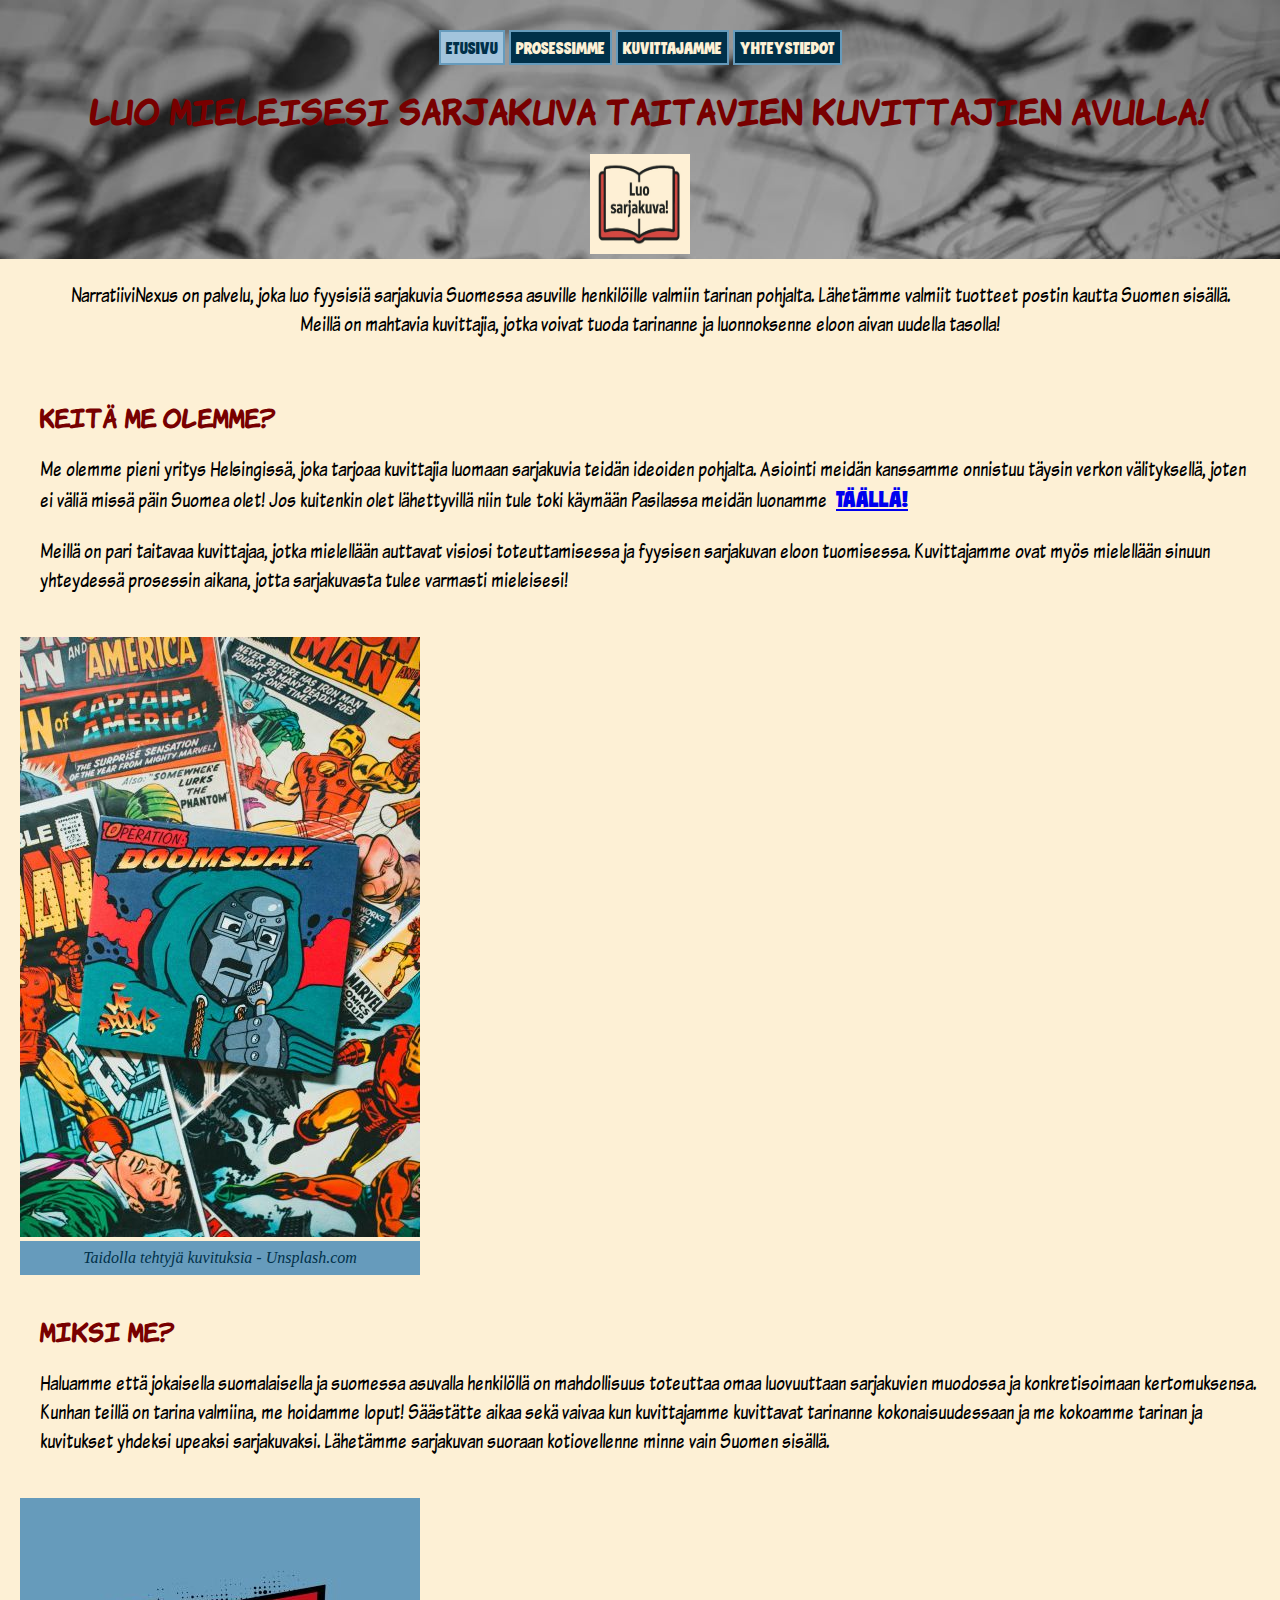
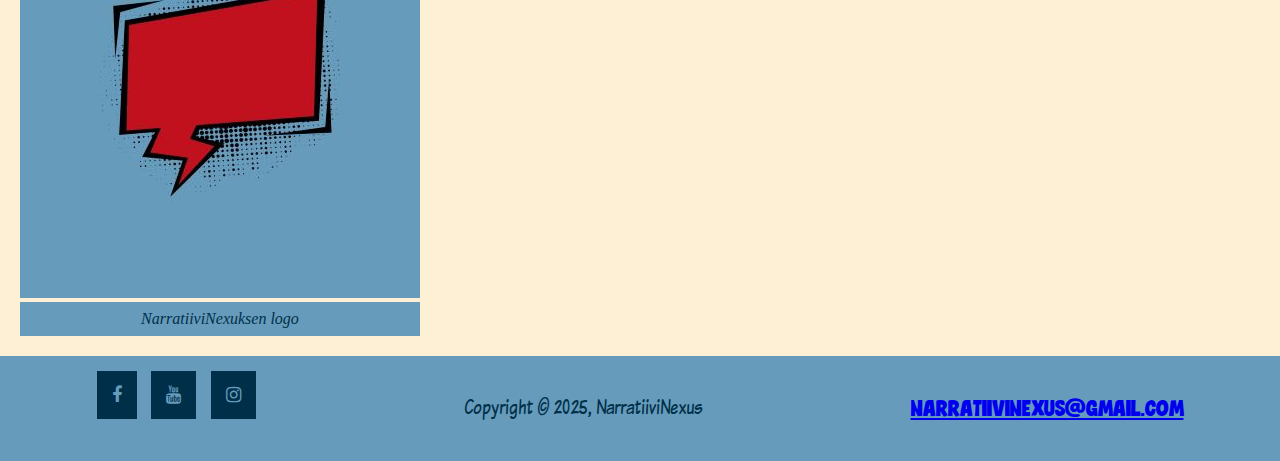
<file: index.html>
<!DOCTYPE html>
<html lang="fi">
<head>
    <!--Metatiedot, title ja referenssit tyylitideostoihin-->
    <title>Sarjakuvia sinun makuusi!</title>
    <meta charset="UTF-8">
    <meta name="viewport" content="width=device-width, initial-scale=1.0">
    <meta name="robots" content="noindex">
    <meta name="googlebot" content="noindex">
    <link rel="stylesheet" href="Sarjakuvatyyli.css">
    <link rel="stylesheet" href="https://cdnjs.cloudflare.com/ajax/libs/font-awesome/4.7.0/css/font-awesome.min.css">
</head>
<body>
    <!--headerissa navigaatio linkit/napit joka sivulle. Etusivu näkyy valittuna.-->
    <header id="etusivu">
        <nav>
            <a href="index.html" id="valittu">Etusivu</a>
            <a href="tietoameista.html">Prosessimme</a>
            <a href="asia.html">Kuvittajamme</a>
            <a href="yhteystiedot.html">Yhteystiedot</a>
        </nav>
        <!--Myös slogan ja toimintakehote headerissa.-->
        <h1 id="slogan">Luo mieleisesi sarjakuva taitavien kuvittajien avulla!</h1>
        <a href="yhteystiedot.html" class="toimintakehote"><img src="cta_teksti.jpg" alt="Sarjakuvan kuva"></a> 
    </header>
    <!--Alustavaa tekstiä sloganin jälkeen-->
    <div class="sisalto">
        <p class="esittely">NarratiiviNexus on palvelu, joka luo fyysisiä sarjakuvia Suomessa asuville henkilöille valmiin 
            tarinan pohjalta. 
            Lähetämme valmiit tuotteet postin kautta Suomen sisällä.<br>Meillä on mahtavia kuvittajia, 
            jotka voivat tuoda tarinanne ja luonnoksenne eloon aivan uudella tasolla!</p>
        
        <!--Oikea asia alkaa-->
    <section class="grid-container" id="paasivu">
        <div class="grid-teksti1">
        <h2>Keitä me olemme?</h2>
        <p>Me olemme pieni yritys Helsingissä, joka tarjoaa kuvittajia luomaan sarjakuvia teidän ideoiden pohjalta. Asiointi
            meidän kanssamme onnistuu täysin verkon välityksellä, joten ei väliä missä päin Suomea olet! Jos kuitenkin olet
            lähettyvillä niin tule toki käymään Pasilassa meidän luonamme <a href="yhteystiedot.html">täällä!</a>
        </p>
        <p>Meillä on pari taitavaa kuvittajaa, jotka mielellään auttavat visiosi toteuttamisessa ja 
            fyysisen sarjakuvan eloon tuomisessa. Kuvittajamme ovat myös mielellään sinuun yhteydessä
            prosessin aikana, jotta sarjakuvasta tulee varmasti mieleisesi!</p>

        </div>

        <div class="grid-kuva1">
            <img src="sarjakuva1.jpg" alt="Sarjakuvataidetta">
            <figcaption>Taidolla tehtyjä kuvituksia - Unsplash.com</figcaption>
        </div>

    <div class="grid-teksti2">
        <h2>Miksi me?</h2>
        <p>Haluamme että jokaisella suomalaisella ja suomessa asuvalla henkilöllä on mahdollisuus toteuttaa omaa luovuuttaan
            sarjakuvien muodossa ja konkretisoimaan kertomuksensa. Kunhan teillä on tarina valmiina, me hoidamme loput!
            Säästätte aikaa sekä vaivaa kun kuvittajamme kuvittavat tarinanne kokonaisuudessaan ja me kokoamme tarinan ja
            kuvitukset yhdeksi upeaksi sarjakuvaksi. Lähetämme sarjakuvan suoraan kotiovellenne minne vain Suomen sisällä.
        </p>
    </div>


        <div class="grid-kuva2">
            <img src="sarjakuvalogo.jpg" alt="NarratiiviNexuksen logo">
            <figcaption>NarratiiviNexuksen logo</figcaption>
        </div>
    </section>
    </div>

     <footer>
         <div>
            <a href="https://www.facebook.com"><i class="fa fa-facebook"></i></a>
            <a href="https://www.youtube.com"><i class="fa fa-youtube"></i></a>
            <a href="https://www.instagram.com"><i class="fa fa-instagram"></i></a>
         </div>
         <div>
            <p>Copyright &copy; 2025, NarratiiviNexus</p>
         </div>
         <div>
            <p><a href="yhteystiedot.html">narratiivinexus@gmail.com</a></p>
         </div>
      </footer>
</body>
</html>
</file>
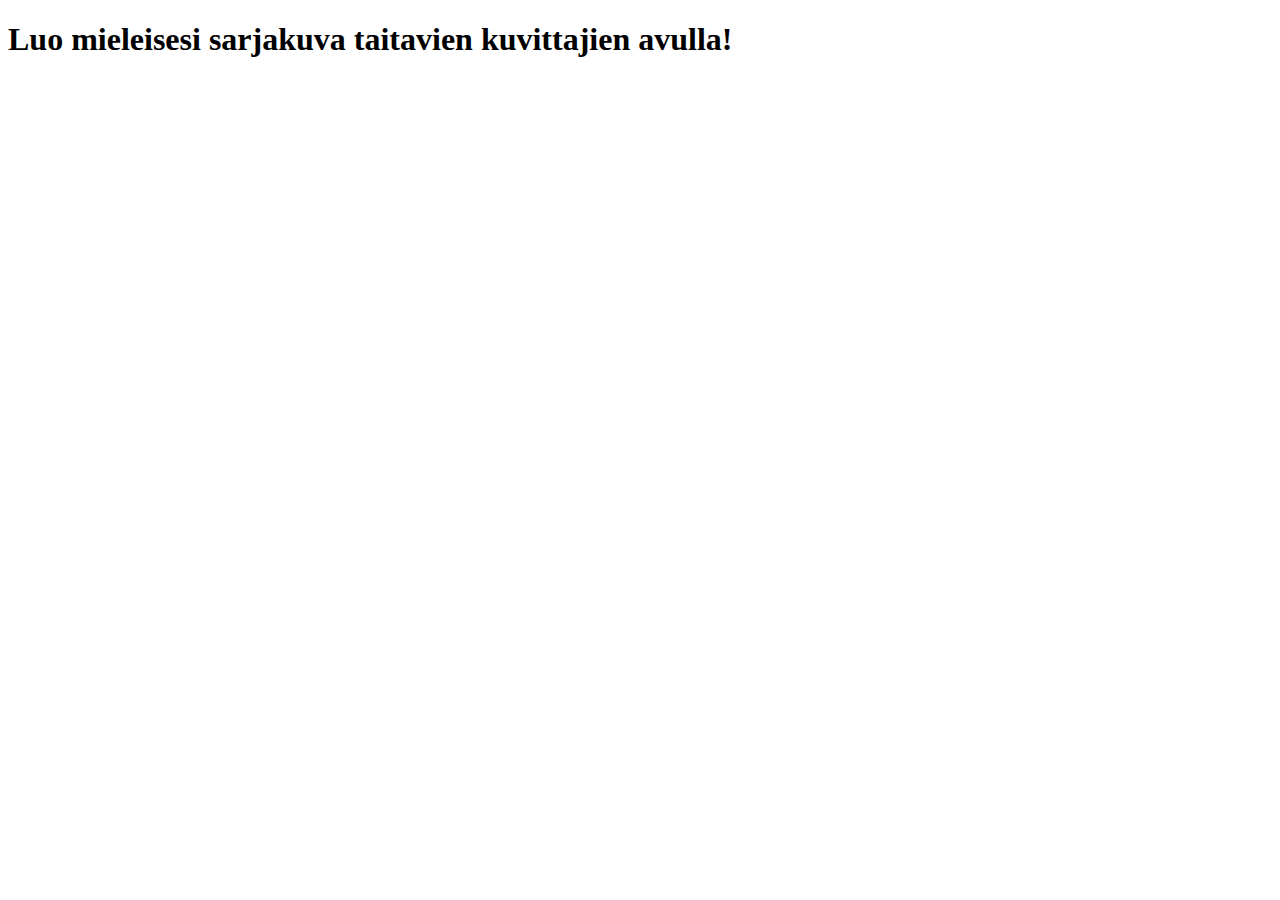
<file: Työ/index.html>
<!DOCTYPE html>
<html lang="fi">
<head>
    <meta charset="UTF-8">
    <meta name="viewport" content="width=device-width, initial-scale=1.0">
    <meta name="robots" content="noindex" />
    <title>Sarjakuvia sinun makuusi!</title>
</head>
<body>
   <h1>Luo mieleisesi sarjakuva taitavien kuvittajien avulla!</h1> 
</body>
</html>
</file>
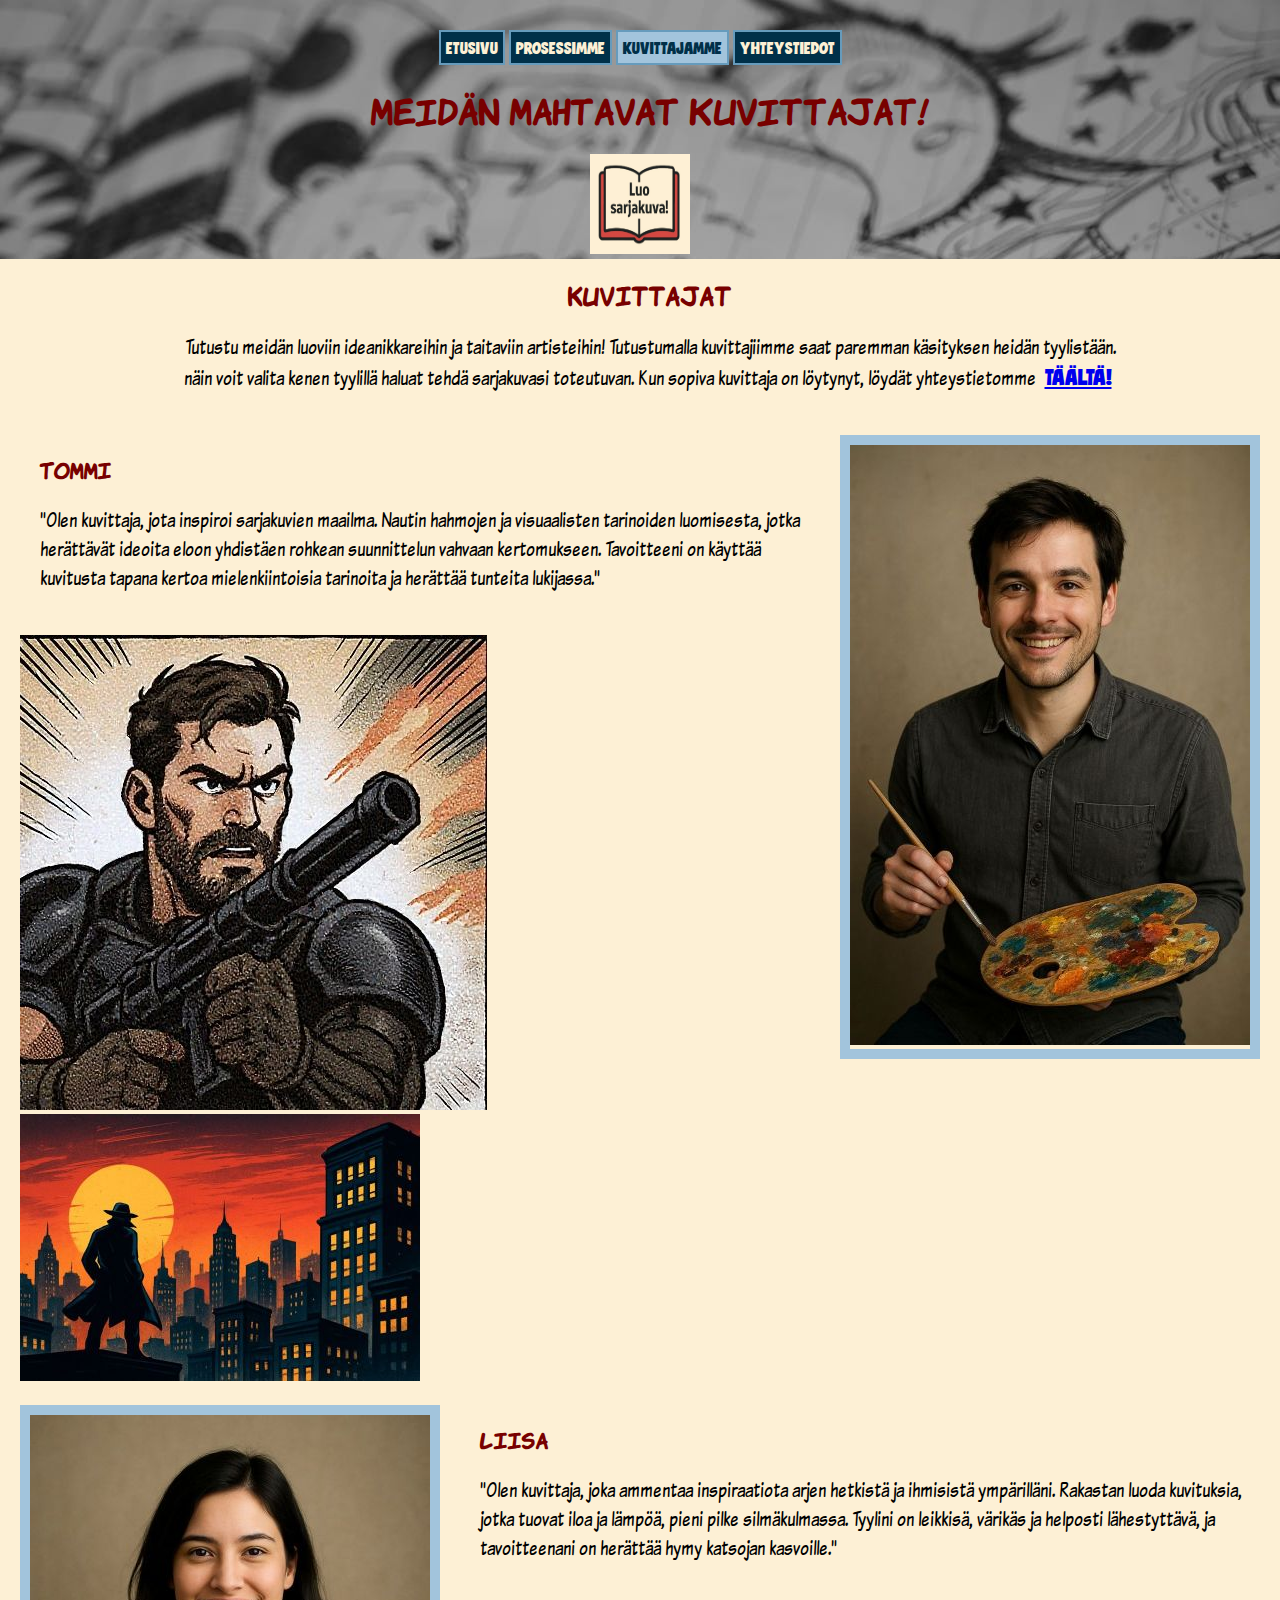
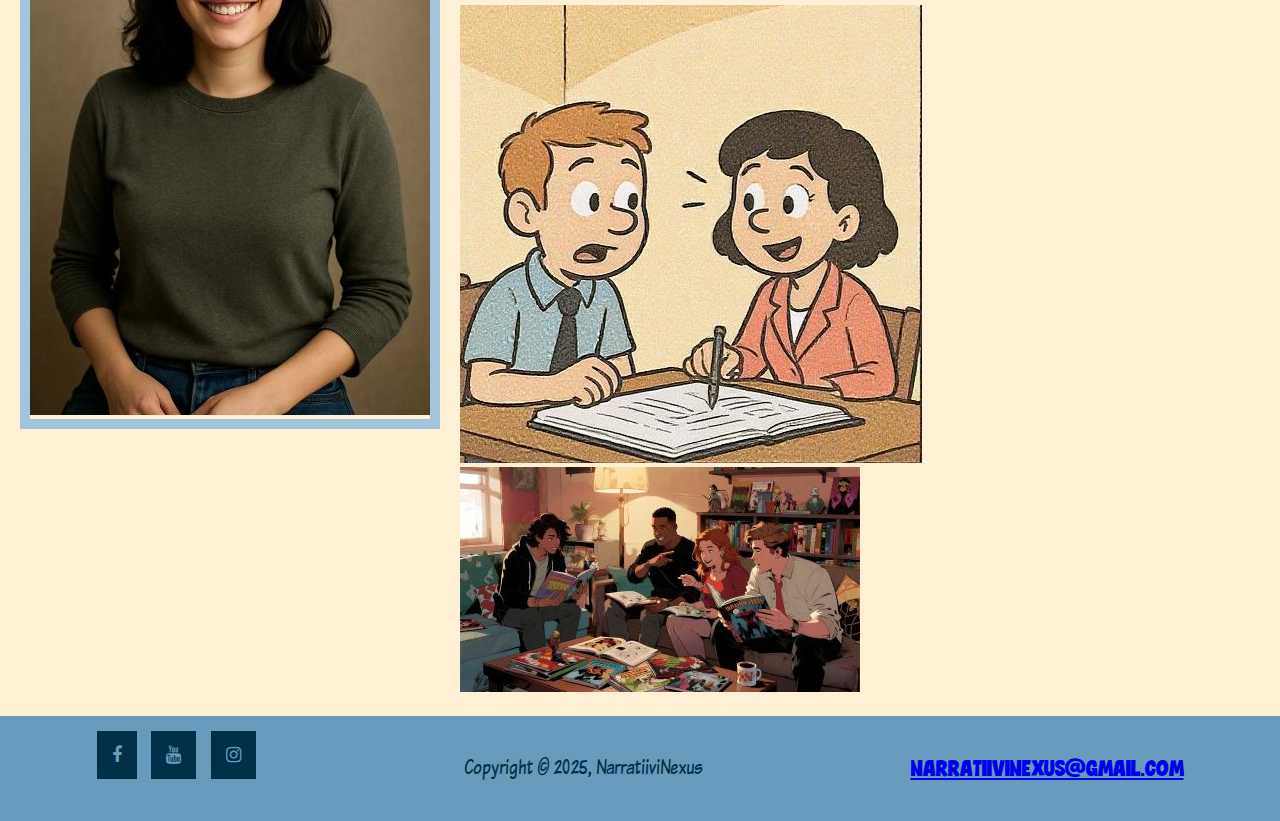
<file: asia.html>
<!DOCTYPE html>
<html lang="fi">
<head>
    <!--Metatiedot, title ja referenssit tyylitideostoihin-->
    <title>Kuvittajat</title>
    <meta charset="UTF-8">
    <meta name="viewport" content="width=device-width, initial-scale=1.0">
    <meta name="robots" content="noindex">
    <meta name="googlebot" content="noindex">
    <link rel="stylesheet" href="Sarjakuvatyyli.css">
    <link rel="stylesheet" href="https://cdnjs.cloudflare.com/ajax/libs/font-awesome/4.7.0/css/font-awesome.min.css">
</head>

<body id="asia">
<header>
        <nav>
            <a href="index.html">Etusivu</a>
            <a href="tietoameista.html">Prosessimme</a>
            <a href="asia.html" id="valittu">Kuvittajamme</a>
            <a href="yhteystiedot.html">Yhteystiedot</a>
        </nav>
        <h1 id="slogan">Meidän mahtavat kuvittajat!</h1>
        <a href="yhteystiedot.html" class="toimintakehote"><img src="cta_teksti.jpg" alt="Sarjakuvan kuva"></a>  
    </header>

  <div class="esittely">
    <h2>Kuvittajat</h2>
      <p>Tutustu meidän luoviin ideanikkareihin ja taitaviin artisteihin! Tutustumalla kuvittajiimme
      saat paremman käsityksen heidän tyylistään.<br>näin voit valita kenen tyylillä haluat tehdä sarjakuvasi toteutuvan. Kun sopiva kuvittaja on löytynyt, löydät yhteystietomme 
      <a href="yhteystiedot.html">täältä!</a>
    </p>
  </div>
  

    <div class="asia-sisalto">
      <section class="grid-yritys">
        <div class="grid-henkilo1">
          <h3>Tommi</h3>
          <p>"Olen kuvittaja, jota inspiroi sarjakuvien maailma. 
            Nautin hahmojen ja visuaalisten tarinoiden luomisesta, 
            jotka herättävät ideoita eloon yhdistäen rohkean suunnittelun vahvaan kertomukseen. 
            Tavoitteeni on käyttää kuvitusta tapana kertoa mielenkiintoisia tarinoita ja 
            herättää tunteita lukijassa."</p>
        </div>

        <div class="grid-henkilo1-kuva">
          <figure>
            <img src="kuvittaja8.jpg" alt="kuvittaja">
          </figure>
        </div>

          <div class="portfolio1">
            <img src="kuvittaja2.jpg" alt="portfolio kuva">
            <img src="kuvittaja4.jpg" alt="portfolio kuva">
          </div>

        <div class="grid-henkilo2">
            <h3>Liisa</h3>
            <p>"Olen kuvittaja, joka ammentaa inspiraatiota arjen hetkistä 
              ja ihmisistä ympärilläni. Rakastan luoda kuvituksia, jotka tuovat iloa ja 
              lämpöä, pieni pilke silmäkulmassa. Tyylini on leikkisä, värikäs ja helposti 
              lähestyttävä, ja tavoitteenani on herättää hymy katsojan kasvoille."</p>
        </div>

        <div class="grid-henkilo2-kuva">
          <figure>
            <img src="kuvittaja7.jpg" alt="kuvittaja Liisa">
          </figure>
        </div>

          <div class="portfolio2">
            <img src="kuvittaja1.jpg" alt="portfolio kuva">
            <img src="kuvittaja5.jpg" alt="portfolio kuva">
          </div>
      </section>
    </div>
        <footer>
              <div>
                  <a href="https://www.facebook.com"><i class="fa fa-facebook"></i></a>
                  <a href="https://www.youtube.com"><i class="fa fa-youtube"></i></a>
                  <a href="https://www.instagram.com"><i class="fa fa-instagram"></i></a>
              </div>
              <div>
                  <p>Copyright &copy; 2025, NarratiiviNexus</p>
              </div>
              <div>
                  <p><a href="yhteystiedot.html">narratiivinexus@gmail.com</a></p>
              </div>
        </footer>
</body>
</html>
</file>
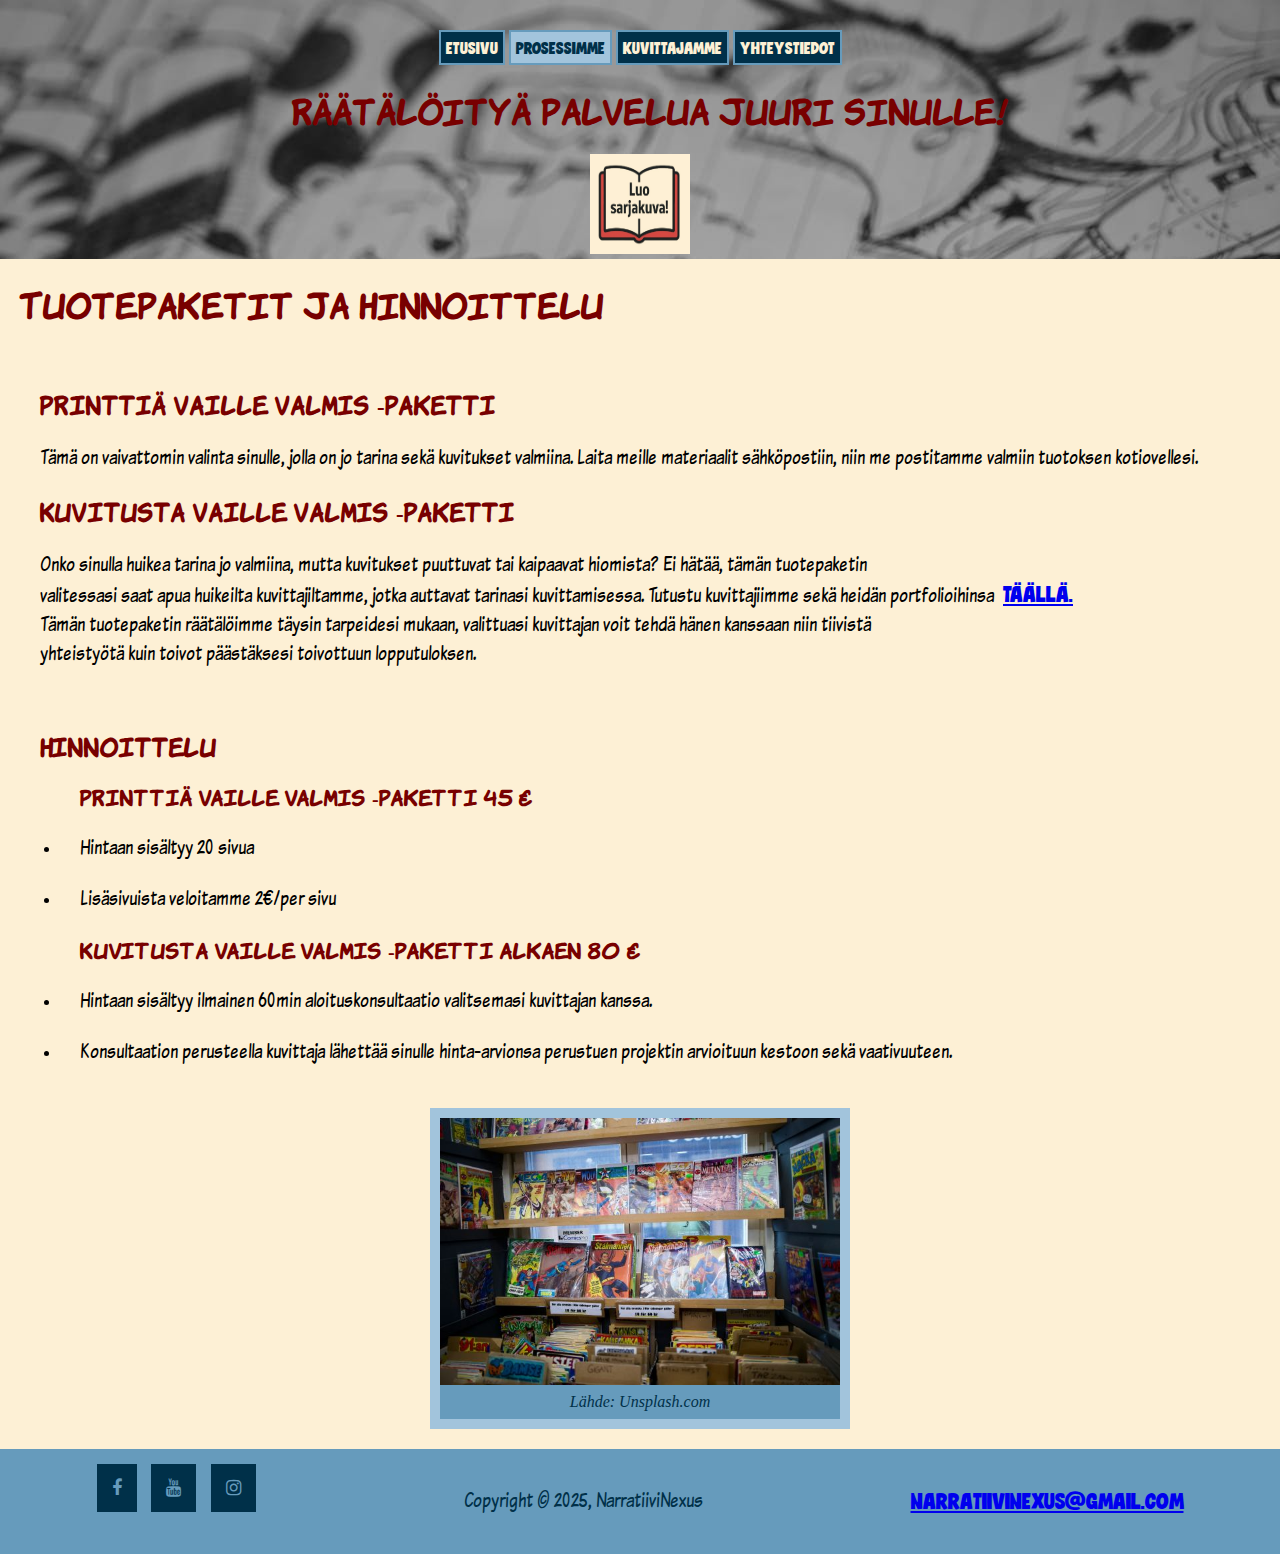
<file: tietoameista.html>
<!DOCTYPE html>
<html lang="fi">
<head>
    <meta charset="UTF-8">
    <meta name="viewport" content="width=device-width, initial-scale=1.0">
    <link rel="stylesheet" href="Sarjakuvatyyli.css">
    <link rel="stylesheet" href="https://cdnjs.cloudflare.com/ajax/libs/font-awesome/4.7.0/css/font-awesome.min.css">
    <title>Ohjeet</title>

</head>
<body id="ohje">
    <header>
        <nav>
            <a href="index.html">Etusivu</a>
            <a href="tietoameista.html" id="valittu">Prosessimme</a>
            <a href="asia.html">Kuvittajamme</a>
            <a href="yhteystiedot.html">Yhteystiedot</a>
        </nav>
        <h1 id="slogan">Räätälöityä palvelua juuri sinulle!</h1>
        <a href="yhteystiedot.html" class="toimintakehote"><img src="cta_teksti.jpg" alt="Sarjakuvan kuva"></a> 
    </header> 
   <div class="ohje-sisalto">
      <div>
            <h1>Tuotepaketit ja hinnoittelu</h1>
            <section class="grid-container" id="prosessi">
               <div class="grid-ohje-t1">
                  <h2>Printtiä vaille valmis -paketti</h2>
                     <p>Tämä on vaivattomin valinta sinulle, jolla on jo tarina sekä kuvitukset valmiina. Laita meille materiaalit sähköpostiin, niin me postitamme valmiin tuotoksen kotiovellesi.</p> 
                    <h2>Kuvitusta vaille valmis -paketti</h2>
                        <p>Onko sinulla huikea tarina jo valmiina, mutta kuvitukset puuttuvat tai kaipaavat hiomista? Ei hätää, tämän tuotepaketin<br>
                        valitessasi saat apua huikeilta kuvittajiltamme, jotka auttavat tarinasi kuvittamisessa. Tutustu kuvittajiimme sekä heidän portfolioihinsa <a href="asia.html">täällä.</a><br>
                        Tämän tuotepaketin räätälöimme täysin tarpeidesi mukaan, valittuasi kuvittajan voit tehdä hänen kanssaan niin tiivistä<br>
                        yhteistyötä kuin toivot päästäksesi toivottuun lopputuloksen.</p>    
               </div>
               <div class="grid-ohje-t2">
                  <h2>Hinnoittelu</h2>
                    <ul>
                        <h3>Printtiä vaille valmis -paketti 45 €</h3>
                        <li><p>Hintaan sisältyy 20 sivua</p></li>
                        <li><p>Lisäsivuista veloitamme 2€/per sivu</p></li>
                    </ul>
                    <ul>
                        <h3>Kuvitusta vaille valmis -paketti alkaen 80 €</h3>
                        <li><p>Hintaan sisältyy ilmainen 60min aloituskonsultaatio valitsemasi kuvittajan kanssa.</p></li>
                        <li><p>Konsultaation perusteella kuvittaja lähettää sinulle hinta-arvionsa perustuen projektin arvioituun kestoon sekä vaativuuteen. </p></li>
                    </ul>
               </div>
               <div class="grid-ohje-k1">
                  <figure>
                     <img class="kuva" src="sarjakuva3.jpg" alt="sarjakuvakioski">
                     <figcaption>Lähde: Unsplash.com</figcaption>
                  </figure>
               </div>
            </section>
      </div>
   </div>    
         <footer>
         <div>
         <a href="https://www.facebook.com"><i class="fa fa-facebook"></i></a>
         <a href="https://www.youtube.com"><i class="fa fa-youtube"></i></a>
         <a href="https://www.instagram.com"><i class="fa fa-instagram"></i></a>
         </div>
         <div>
            <p>Copyright &copy; 2025, NarratiiviNexus</p>
         </div>
         <div>
            <p><a href="yhteystiedot.html">narratiivinexus@gmail.com</a></p>
         </div>
      </footer>
</body>
</html>
</file>
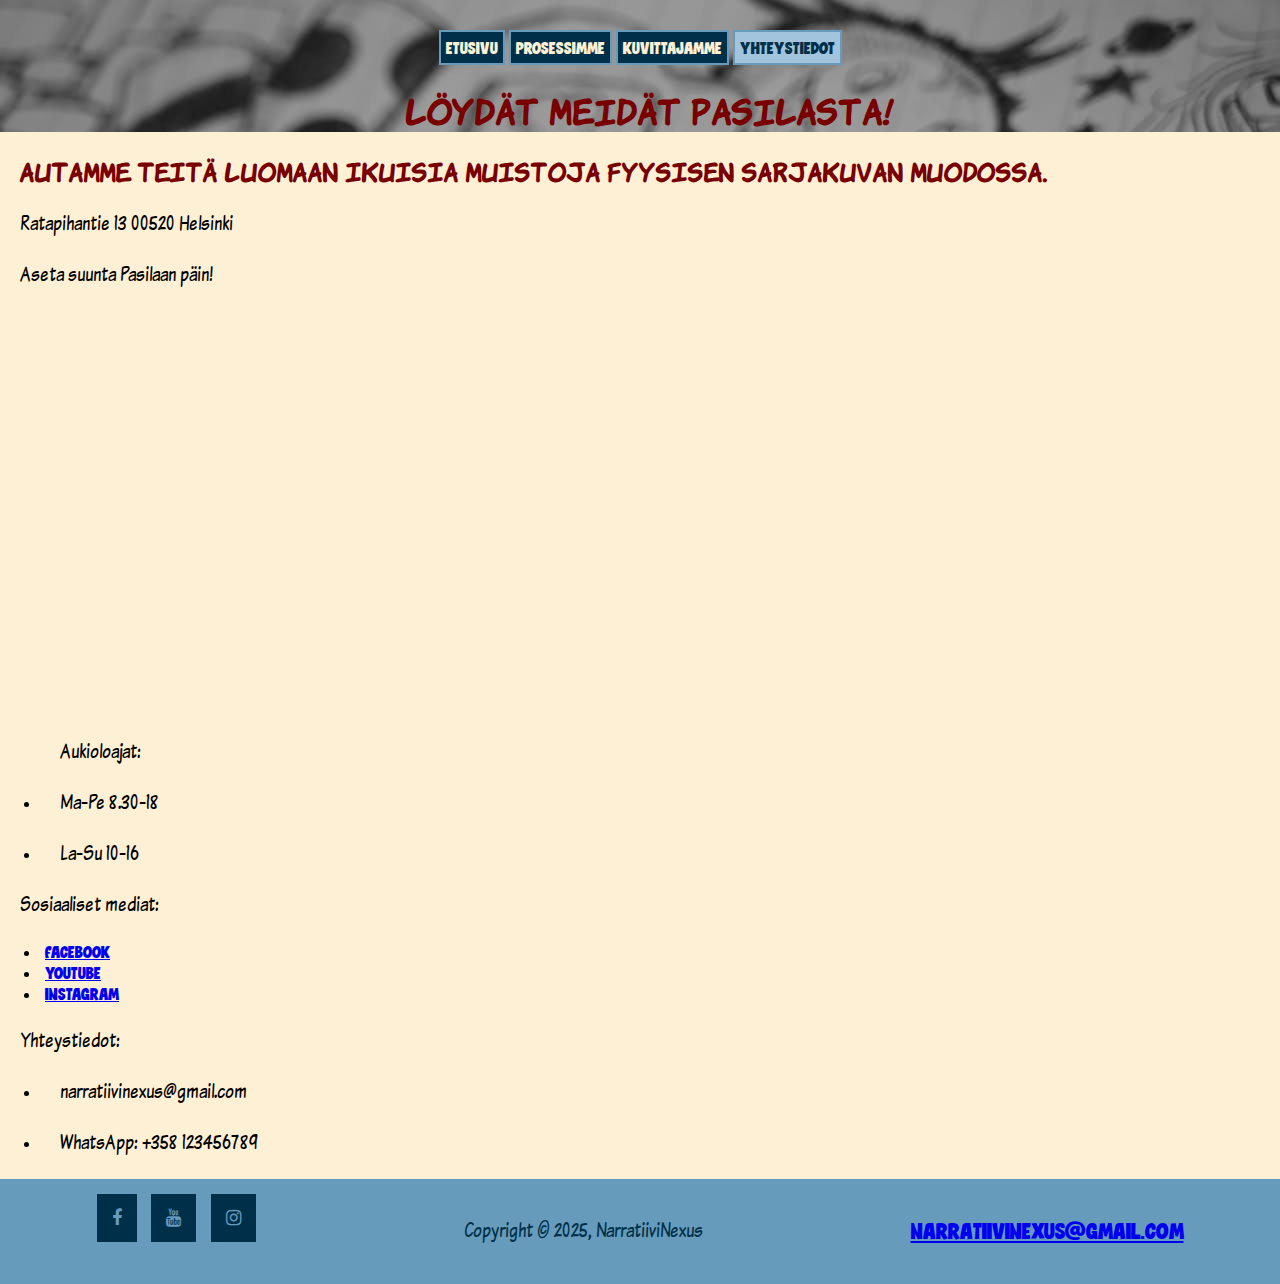
<file: yhteystiedot.html>
<!DOCTYPE html>
<html lang="fi">
<head>
    <title>Yhteystiedot</title>
    <meta charset="UTF-8">
    <meta name="viewport" content="width=device-width,initial-scale=1.0">
    <meta name="robots" content="noindex">
    <meta name="googlebot" content="noindex">
    <link rel="stylesheet" href="Sarjakuvatyyli.css">
    <link rel="stylesheet" href="https://cdnjs.cloudflare.com/ajax/libs/font-awesome/4.7.0/css/font-awesome.min.css">

</head>

<body>
    <header id="Yhteystiedot">
        <nav>
            <a href="index.html">Etusivu</a>
            <a href="tietoameista.html">Prosessimme</a>
            <a href="asia.html">Kuvittajamme</a>
            <a href="yhteystiedot.html" id="valittu">Yhteystiedot</a>
        </nav>
        <h1 id="slogan">Löydät meidät Pasilasta!</h1>
    </header>

    <h2>autamme teitä luomaan ikuisia muistoja fyysisen sarjakuvan muodossa.</h2>
    <p>Ratapihantie 13 00520 Helsinki</p>
        <p>Aseta suunta Pasilaan päin!</p>
        
    <iframe id="kartta" src="https://www.google.com/maps/embed?pb=!1m18!1m12!1m3!1d1982.7443485890692!2d24.931428376718152!3d60.20151364090421!2m3!1f0!2f0!3f0!3m2!1i1024!2i768!4f13.1!3m3!1m2!1s0x46920991f4fde483%3A0xe8ccdc7c4a665bcd!2sRatapihantie%2013%2C%2000520%20Helsinki!5e0!3m2!1sfi!2sfi!4v1759394704216!5m2!1sfi!2sfi" width="600" height="400" style="border:0;" allowfullscreen="" loading="lazy" referrerpolicy="no-referrer-when-downgrade"></iframe>
    
    <ul>
      <p>Aukioloajat:</p>
      <li><p>Ma-Pe 8.30-18</p></li>
      <li><p>La-Su 10-16</p></li>
    </ul>

            <p>Sosiaaliset mediat:</p>
<ul>
    <li><a href="https://www.facebook.com">Facebook</a></li>
  <li><a href="https://www.youtube.com">Youtube</a></li>
  <li><a href="https://www.instagram.com">Instagram</a></li>
</ul>

    <p>Yhteystiedot:</p>
<ul>
    <li><p>narratiivinexus@gmail.com</p></li>
    <li><p>WhatsApp: +358 123456789</p></li>
</ul>
         <footer>
         <div>
            <a href="https://www.facebook.com"><i class="fa fa-facebook"></i></a>
            <a href="https://www.youtube.com"><i class="fa fa-youtube"></i></a>
            <a href="https://www.instagram.com"><i class="fa fa-instagram"></i></a>
         </div>
         <div>
            <p>Copyright &copy; 2025, NarratiiviNexus</p>
         </div>
         <div>
            <p><a href="yhteystiedot.html">narratiivinexus@gmail.com</a></p>
         </div>
      </footer>
</body>
</html>
</file>
<file: Sarjakuvatyyli.css>
body {
    background-color: #fdf0d5;
    margin: 0;
}

header{
    background-image: url("piirros.jpg");
    text-align: center;
    padding-top: 30px;
    img {
        width: 100%;
        padding: 0px;
    }
}

 /*Fontit*/
 @font-face {
        font-family: otsikko;
        src: url(komika.ttf);
 }

 @font-face {
    font-family: leipateksti;
    src: url(leipa.ttf);
 }

 @font-face {
    font-family: slogan;
    src: url(otsikko.ttf);
 }

 /*slogan ja navi*/
 a {
    font-family: otsikko;
    padding: 5px;
 }

 /*headerit*/
h1 {
    padding-left: 20px;
    font-family: slogan;
    font-size: 32px;
    color: #780000;


}

h2 {
    padding-left: 20px;
    font-size: 23px;
    font-family: slogan;
    color: #780000
}

h3 {
    padding-left: 20px;
    font-size: 20px;
    font-family: slogan;
    color: #780000
}

/*leipateksti*/
p {
    padding-left: 20px;
    font-family: leipateksti;
    font-size: 22px;
} 

/*valikko*/
nav a {
    background: #003049;
    font-family: otsikko, "sans serif";
    color:#fdf0d5;
    text-decoration: none;
    display: inline-block;
    border: 2px solid #669bbc;
}

/*hoveri eli hiiren ollessa napin paalla*/
nav a:hover {
    color: #003049;
    background-color: #669bbc;
    text-decoration: none;
    display: inline-block;
    border: 2px solid #669bbc;
}

/*Milla sivulla ollaan*/
#valittu {
    color: #003049;
    background-color: #a2c4dc;
}    
.toimintakehote {
    font-size: 18px;
    text-align: center;
    text-decoration: none;
    img {
        width: 100px;
        height: 100px;
    }
}
.esittely {
    text-align: center;
}

/*kuvat*/
figure {
    border: 10px #a2c4dc solid;
    margin: auto;
    margin-bottom: 0px;
    max-width: 400px;
}
figcaption {
    background-color: #669bbc;
    color: #003049;
    font-style: italic;
    padding: 8px;
    text-align: center;
}
.kuva {
    max-width: 400px;
    vertical-align: middle;
    width: 100%;
}
/*pääsivun asettelu*/
.grid-teksti1 { grid-area: g1; }
.grid-teksti2 { grid-area: g2; }
.grid-kuva1 { grid-area: g3; }
.grid-kuva2 {grid-area: g4;}

.grid-container {
    display: grid;
    gap: 20px;
    padding: 20px;
.grid-kuva1 {
    max-width: 400px;
    vertical-align: middle;
    width: 100%;
}
.grid-kuva2 {
    max-width: 400px;
    vertical-align: middle;
    width: 100%;
}
}

    #paasivu {
        grid-template-areas:
            'g1''g3'
            'g2''g4';
    }

/*asiasivun asettelu*/
.grid-henkilo1 { grid-area: g1-h1; }
.grid-henkilo2 { grid-area: g2-h2; }
.grid-henkilo1-kuva { grid-area: g3-hk1}
.grid-henkilo2-kuva { grid-area: g4-hk2}
.portfolio1 { grid-area: g5-p1}
.portfolio2 { grid-area: g6-p2}

.grid-yritys {
    display: grid;
    gap: 20px;
    padding: 20px;
}

.grid-yritys {
    grid-template-areas:
        'g1-h1 g1-h1 g3-hk1'
        'g5-p1 g5-p1 g3-hk1'
        'g4-hk2 g2-h2 g2-h2'
        'g4-hk2 g6-p2 g6-p2';
}


footer{
    font-family: komika title, "sans serif";
    font-size: 18px;
    color: #003049;
    background-color: #669bbc;
    display: flex;
    justify-content: space-around;
    padding-top: 15px;
    padding-bottom: 15px;
    margin-top: auto;
}

.fa{
    padding: 15px;
    text-align: center;
    text-decoration: none;
    background-color:#003049;
    color:#669bbc;
}
.fa:hover{
    opacity: 0.6;
}


/*Puhelin versio*/
@media (max-width: 600px) { 
    a { 
        font-size: 15px;
        width: 100px;
        height: 20px;
        padding: 7px;
        margin:3px 5px;
    }
    #slogan {
        font-size: 40px;
        padding-top: 100px;
        padding-bottom: 20px;
        padding-left: 50px;
        padding-right: 50px;
    }
    .toimintakehote {
        font-size: 20px;
    }
    .sisalto {
        margin: 3% 10% 3% 10%;
    }
    .yhteystiedot {
        margin: 3% 10% 3% 10%;
    }
    .ohje-sisalto, .asia-sisalto  {
        margin: 3% 10% 3% 10%;
        flex-direction: column;
    }

    p {
        font-size: 22px;
        text-align: left;
    }

    h1 {
        font-size: 30px;
        margin-bottom: 50px;
    }
    h2{
        font-size: 25px;
        text-align: left;
    }
    h3 {
        font-size: 20px;
    }
    .esittely {
        font-size: 20px;
        text-align: left;  
    }

    #paasivu {
        grid-template-areas:
            'g1'
            'g3'
            'g2'
            'g4';
    }

    .grid-yritys {
    grid-template-areas:
        'g1-h1'
        'g3-hk1'
        'g5-p1'
        'g2-h2'
        'g4-hk2'
        'g6-p2';
    }
    img {
        text-align: center;
        max-width: 400px;
        width:100%;
    }

    #kartta {
        width: 100%;
        text-align: center;
        max-width: 400px;
    }

    footer{
    flex-direction: column;
    text-align: center;
    }
}
/*isonäyttö*/
@media (min-width: 1200px) {
    body {
    background-color: #fdf0d5;
    margin: 0;
}

header{
    background-image: url("piirros.jpg");
    text-align: center;
    padding-top: 30px;
    img {
        width: 100%;
        padding: 0px;
    }
}

 /*Fontit*/
 @font-face {
        font-family: otsikko;
        src: url(komika.ttf);
 }

 @font-face {
    font-family: leipateksti;
    src: url(leipa.ttf);
 }

 @font-face {
    font-family: slogan;
    src: url(otsikko.ttf);
 }

 /*slogan ja navi*/
 a {
    font-family: otsikko;
    padding: 5px;
 }

 /*headerit*/
h1 {
    padding-left: 20px;
    font-family: slogan;
    font-size: 32px;
    color: #780000;


}

h2 {
    padding-left: 20px;
    font-size: 23px;
    font-family: slogan;
    color: #780000
}

h3 {
    padding-left: 20px;
    font-size: 20px;
    font-family: slogan;
    color: #780000
}

/*leipateksti*/
p {
    padding-left: 20px;
    font-family: leipateksti;
    font-size: 22px;
} 

/*valikko*/
nav a {
    background: #003049;
    font-family: otsikko, "sans serif";
    color:#fdf0d5;
    text-decoration: none;
    display: inline-block;
    border: 2px solid #669bbc;
}

/*hoveri eli hiiren ollessa napin paalla*/
nav a:hover {
    color: #003049;
    background-color: #669bbc;
    text-decoration: none;
    display: inline-block;
    border: 2px solid #669bbc;
}

/*Milla sivulla ollaan*/
#valittu {
    color: #003049;
    background-color: #a2c4dc;
}    
.toimintakehote {
    font-size: 18px;
    text-align: center;
    text-decoration: none;
    img {
        width: 100px;
        height: 100px;
    }
}
.esittely {
    text-align: center;
}

/*kuvat*/
figure {
    border: 10px #a2c4dc solid;
    margin: auto;
    margin-bottom: 0px;
    max-width: 400px;
}
figcaption {
    background-color: #669bbc;
    color: #003049;
    font-style: italic;
    padding: 8px;
    text-align: center;
}
.kuva {
    max-width: 400px;
    vertical-align: middle;
    width: 100%;
}
/*pääsivun asettelu*/
.grid-teksti1 { grid-area: g1; }
.grid-teksti2 { grid-area: g2; }
.grid-kuva1 { grid-area: g3; }
.grid-kuva2 {grid-area: g4;}

.grid-container {
    display: grid;
    gap: 20px;
    padding: 20px;
.grid-kuva1 {
    max-width: 400px;
    vertical-align: middle;
    width: 100%;
}
.grid-kuva2 {
    max-width: 400px;
    vertical-align: middle;
    width: 100%;
}
}

    #paasivu {
        grid-template-areas:
            'g1''g3'
            'g2''g4';
    }

/*asiasivun asettelu*/
.grid-henkilo1 { grid-area: g1-h1; }
.grid-henkilo2 { grid-area: g2-h2; }
.grid-henkilo1-kuva { grid-area: g3-hk1}
.grid-henkilo2-kuva { grid-area: g4-hk2}
.portfolio1 { grid-area: g5-p1}
.portfolio2 { grid-area: g6-p2}

.grid-yritys {
    display: grid;
    gap: 20px;
    padding: 20px;
}

.grid-yritys {
    grid-template-areas:
        'g1-h1 g1-h1 g3-hk1'
        'g5-p1 g5-p1 g3-hk1'
        'g4-hk2 g2-h2 g2-h2'
        'g4-hk2 g6-p2 g6-p2';
}

footer{
    font-family: komika title, "sans serif";
    font-size: 18px;
    color: #003049;
    background-color: #669bbc;
    display: flex;
    justify-content: space-around;
    padding-top: 15px;
    padding-bottom: 15px;
    margin-top: auto;
}

.fa{
    padding: 15px;
    text-align: center;
    text-decoration: none;
    background-color:#003049;
    color:#669bbc;
}
.fa:hover{
    opacity: 0.6;
}
}
</file>
